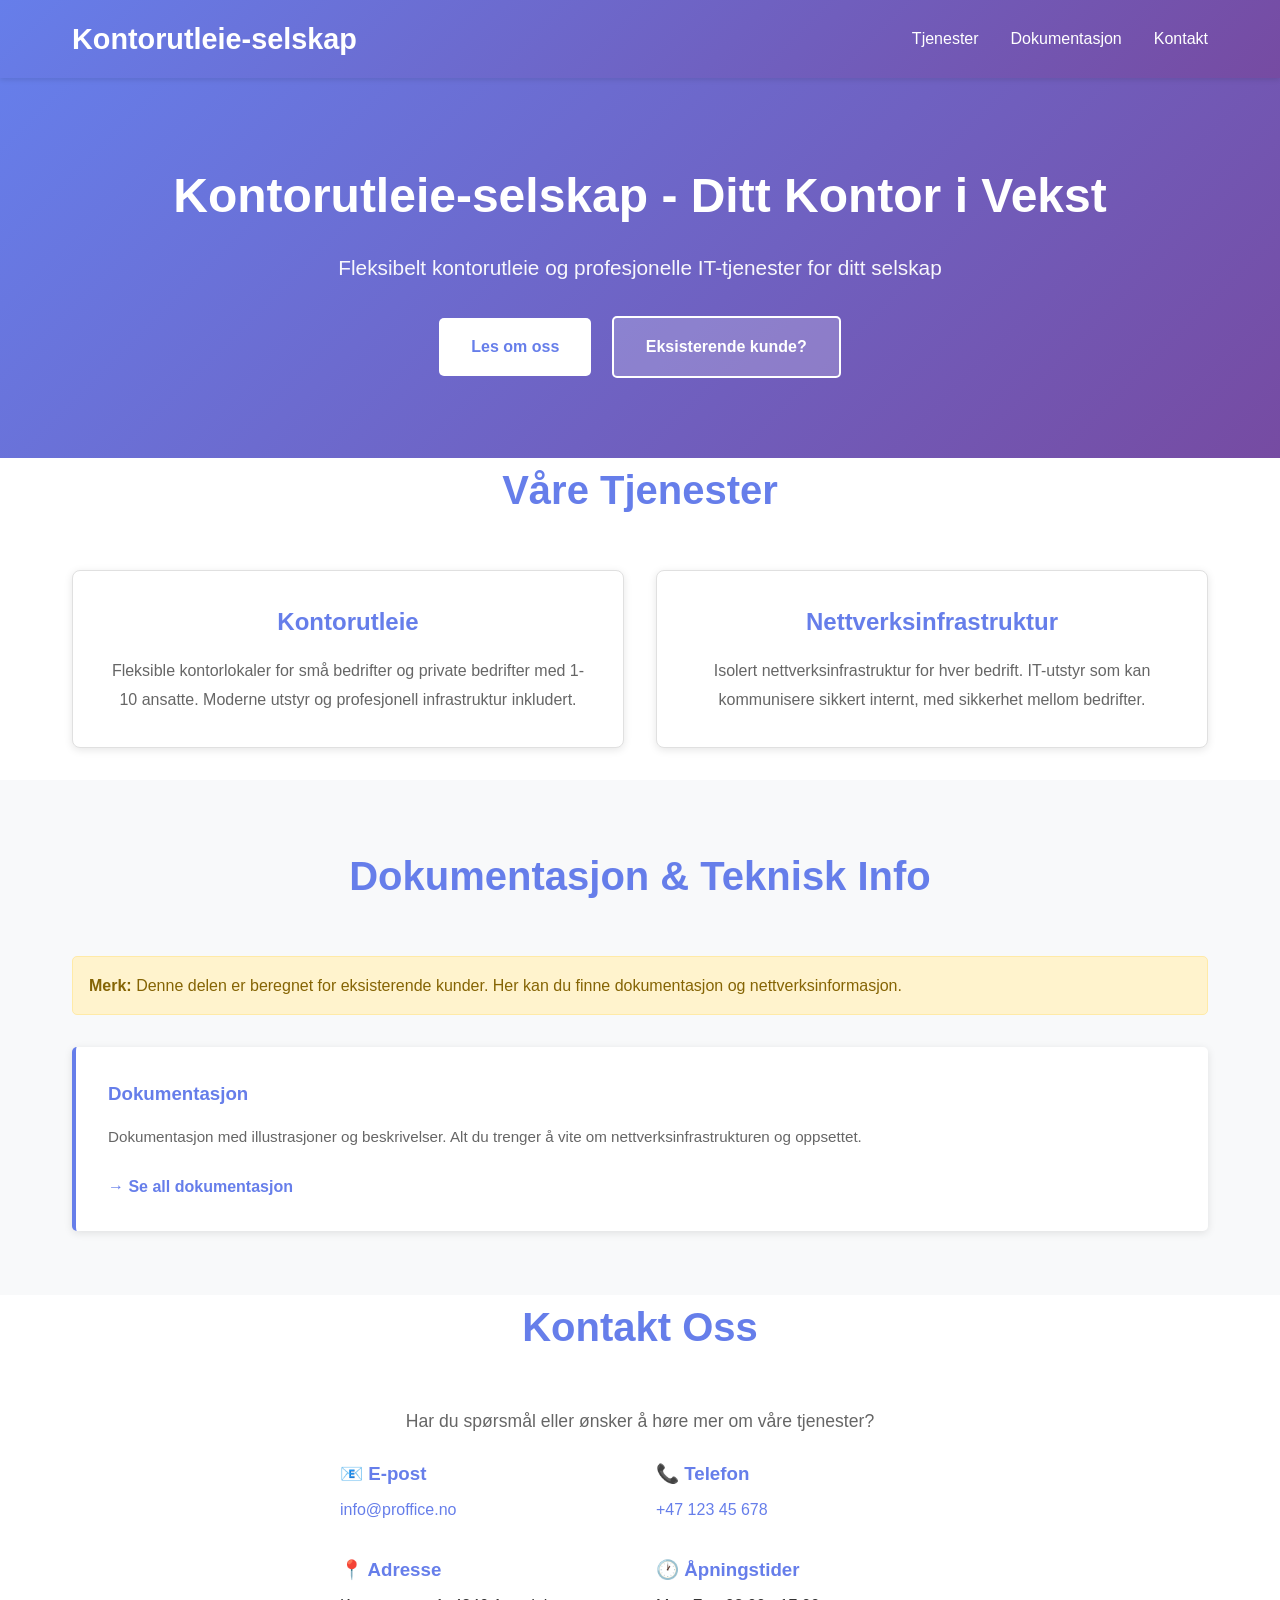
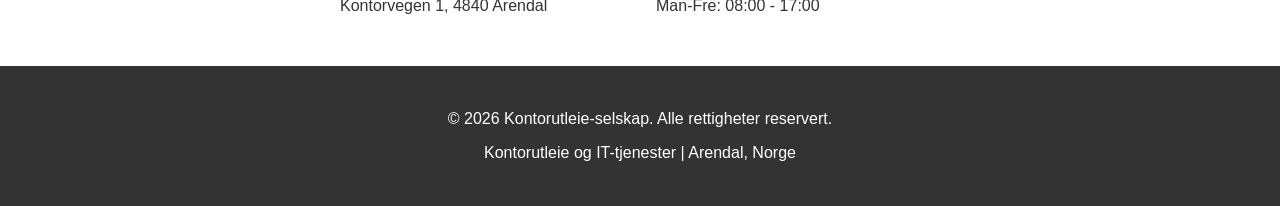
<file: index.html>
<!DOCTYPE html>
<html lang="no">
<head>
    <meta charset="UTF-8">
    <meta name="viewport" content="width=device-width, initial-scale=1.0">
    <title>Kontorutleie-selskap - Kontorutleie & IT-tjenester</title>
    <link rel="stylesheet" href="stil.css">
</head>
<body>
    <!-- Header -->
    <header>
        <nav>
            <div class="logo">Kontorutleie-selskap</div>
            <ul>
                <li><a href="#services">Tjenester</a></li>
                <li><a href="#documentation">Dokumentasjon</a></li>
                <li><a href="#contact">Kontakt</a></li>
            </ul>
        </nav>
    </header>

    <!-- Hero Section -->
    <section class="hero">
        <h1>Kontorutleie-selskap - Ditt Kontor i Vekst</h1>
        <p>Fleksibelt kontorutleie og profesjonelle IT-tjenester for ditt selskap</p>
        <a href="#services" class="cta-button">Les om oss</a>
        <a href="dokumentasjon.html" class="cta-button" style="background: rgba(255,255,255,0.2); color: white; border: 2px solid white;">Eksisterende kunde?</a>
    </section>

    <!-- Services Section -->
    <section id="services" class="container">
        <h2>Våre Tjenester</h2>
        <div class="services-grid">
            <div class="service-card">
                <h3>Kontorutleie</h3>
                <p>Fleksible kontorlokaler for små bedrifter og private bedrifter med 1-10 ansatte. Moderne utstyr og profesjonell infrastruktur inkludert.</p>
            </div>

            <div class="service-card">
                <h3>Nettverksinfrastruktur</h3>
                <p>Isolert nettverksinfrastruktur for hver bedrift. IT-utstyr som kan kommunisere sikkert internt, med sikkerhet mellom bedrifter.</p>
            </div>
        </div>
    </section>

    <!-- Documentation Section -->
    <section id="documentation" class="documentation-section">
        <div class="container">
            <h2>Dokumentasjon & Teknisk Info</h2>
            
            <div class="access-warning">
                <strong>Merk:</strong> Denne delen er beregnet for eksisterende kunder. Her kan du finne dokumentasjon og nettverksinformasjon.
            </div>

            <div class="doc-grid">
                <div class="doc-card">
                    <h3>Dokumentasjon</h3>
                    <p>Dokumentasjon med illustrasjoner og beskrivelser. Alt du trenger å vite om nettverksinfrastrukturen og oppsettet.</p>
                    <a href="dokumentasjon.html" class="doc-link">→ Se all dokumentasjon</a>
                </div>
            </div>
        </div>
    </section>

    <!-- Contact Section -->
    <section id="contact" class="container">
        <h2>Kontakt Oss</h2>
        <div style="text-align: center; max-width: 600px; margin: 0 auto;">
            <p style="font-size: 1.1rem; margin-bottom: 1.5rem; color: #666;">
                Har du spørsmål eller ønsker å høre mer om våre tjenester?
            </p>
            <div style="display: grid; grid-template-columns: 1fr 1fr; gap: 2rem; text-align: left;">
                <div>
                    <h3 style="color: #667eea; margin-bottom: 0.5rem;">📧 E-post</h3>
                    <p><a href="mailto:info@proffice.no" style="color: #667eea; text-decoration: none;">info@proffice.no</a></p>
                </div>
                <div>
                    <h3 style="color: #667eea; margin-bottom: 0.5rem;">📞 Telefon</h3>
                    <p><a href="tel:+4712345678" style="color: #667eea; text-decoration: none;">+47 123 45 678</a></p>
                </div>
                <div>
                    <h3 style="color: #667eea; margin-bottom: 0.5rem;">📍 Adresse</h3>
                    <p>Kontorvegen 1, 4840 Arendal</p>
                </div>
                <div>
                    <h3 style="color: #667eea; margin-bottom: 0.5rem;">🕐 Åpningstider</h3>
                    <p>Man-Fre: 08:00 - 17:00</p>
                </div>
            </div>
        </div>
    </section>

    <!-- Footer -->
    <footer>
        <p>&copy; 2026 Kontorutleie-selskap. Alle rettigheter reservert.</p>
        <p>Kontorutleie og IT-tjenester | Arendal, Norge</p>
    </footer>
</body>
</html>
</file>
<file: stil.css>
* {
    margin: 0;
    padding: 0;
    box-sizing: border-box;
}

body {
    font-family: 'Segoe UI', Tahoma, Geneva, Verdana, sans-serif;
    line-height: 1.6;
    color: #333;
}

header {
    background: linear-gradient(135deg, #667eea 0%, #764ba2 100%);
    color: white;
    padding: 1rem 0;
    position: sticky;
    top: 0;
    box-shadow: 0 2px 5px rgba(0,0,0,0.1);
    z-index: 100;
}

nav {
    max-width: 1200px;
    margin: 0 auto;
    padding: 0 2rem;
    display: flex;
    justify-content: space-between;
    align-items: center;
}

.logo {
    font-size: 1.8rem;
    font-weight: bold;
}

nav ul {
    list-style: none;
    display: flex;
    gap: 2rem;
}

nav a {
    color: white;
    text-decoration: none;
    transition: opacity 0.3s;
}

nav a:hover {
    opacity: 0.8;
}

.hero {
    background: linear-gradient(135deg, #667eea 0%, #764ba2 100%);
    color: white;
    text-align: center;
    padding: 5rem 2rem;
}

.hero h1 {
    font-size: 3rem;
    margin-bottom: 1rem;
}

.hero p {
    font-size: 1.3rem;
    margin-bottom: 2rem;
    opacity: 0.95;
}

.cta-button {
    display: inline-block;
    background: white;
    color: #667eea;
    padding: 1rem 2rem;
    border-radius: 5px;
    text-decoration: none;
    font-weight: bold;
    transition: transform 0.3s, box-shadow 0.3s;
    margin: 0 0.5rem;
}

.cta-button:hover {
    transform: translateY(-2px);
    box-shadow: 0 5px 15px rgba(0,0,0,0.2);
}

.container {
    max-width: 1200px;
    margin: 0 auto;
    padding: 0 2rem;
}

section {
    padding: 4rem 0;
}

section h2 {
    font-size: 2.5rem;
    margin-bottom: 3rem;
    text-align: center;
    color: #667eea;
}

.services-grid {
    display: grid;
    grid-template-columns: repeat(auto-fit, minmax(280px, 1fr));
    gap: 2rem;
    margin-bottom: 2rem;
}

.service-card {
    background: white;
    border: 1px solid #e0e0e0;
    border-radius: 8px;
    padding: 2rem;
    text-align: center;
    transition: transform 0.3s, box-shadow 0.3s;
    box-shadow: 0 2px 8px rgba(0,0,0,0.1);
}

.service-card:hover {
    transform: translateY(-5px);
    box-shadow: 0 8px 20px rgba(0,0,0,0.15);
}

.service-card h3 {
    color: #667eea;
    margin-bottom: 1rem;
    font-size: 1.5rem;
}

.service-card p {
    color: #666;
    line-height: 1.8;
}

.documentation-section {
    background: #f8f9fa;
}

.doc-grid {
    display: grid;
    grid-template-columns: repeat(auto-fit, minmax(250px, 1fr));
    gap: 2rem;
}

.doc-card {
    background: white;
    border-left: 4px solid #667eea;
    border-radius: 5px;
    padding: 2rem;
    box-shadow: 0 2px 8px rgba(0,0,0,0.1);
    transition: transform 0.3s;
}

.doc-card:hover {
    transform: translateX(5px);
}

.doc-card h3 {
    color: #667eea;
    margin-bottom: 1rem;
}

.doc-card p {
    color: #666;
    margin-bottom: 1.5rem;
    font-size: 0.95rem;
}

.doc-link {
    display: inline-block;
    color: #667eea;
    text-decoration: none;
    font-weight: bold;
    transition: color 0.3s;
}

.doc-link:hover {
    color: #764ba2;
    text-decoration: underline;
}

.access-warning {
    background: #fff3cd;
    border: 1px solid #ffeaa7;
    border-radius: 5px;
    padding: 1rem;
    margin-bottom: 2rem;
    color: #856404;
}

footer {
    background: #333;
    color: white;
    text-align: center;
    padding: 2rem;
    margin-top: 3rem;
}

footer p {
    margin: 0.5rem 0;
}

/* Dokumentasjonssider */
.doc-item {
    margin-bottom: 4rem;
    padding: 2rem;
    background: #f8f9fa;
    border-radius: 8px;
    border-left: 4px solid #667eea;
}

.doc-item-content {
    display: grid;
    grid-template-columns: 1fr 1fr;
    gap: 2rem;
    align-items: center;
}

.doc-item-image {
    text-align: center;
}

.doc-item-image img {
    max-width: 100%;
    height: auto;
    border-radius: 8px;
    box-shadow: 0 4px 12px rgba(0,0,0,0.1);
}

.doc-item-description h3 {
    color: #667eea;
    margin-bottom: 1rem;
    font-size: 1.5rem;
}

.doc-item-description p {
    color: #666;
    line-height: 1.8;
    margin-bottom: 1rem;
}

.doc-meta {
    font-size: 0.9rem;
    color: #999;
    margin-top: 1rem;
}

.tech-table {
    width: 100%;
    border-collapse: collapse;
    margin-top: 1rem;
    font-size: 0.9rem;
}

.tech-table th, .tech-table td {
    border: 1px solid #ddd;
    padding: 8px;
    text-align: left;
}

.tech-table th {
    background-color: #667eea;
    color: white;
}

/* Alternating layout */
.doc-item:nth-child(even) .doc-item-content {
    direction: rtl;
}

.doc-item:nth-child(even) .doc-item-content > * {
    direction: ltr;
}

@media (max-width: 768px) {
    .doc-item-content {
        grid-template-columns: 1fr;
    }

    .doc-item:nth-child(even) .doc-item-content {
        direction: ltr;
    }
}

.breadcrumb {
    margin-bottom: 2rem;
    padding: 1rem 0;
}

.breadcrumb a {
    color: #667eea;
    text-decoration: none;
}

.breadcrumb a:hover {
    text-decoration: underline;
}

@media (max-width: 768px) {
    nav ul {
        flex-direction: column;
        gap: 1rem;
    }

    .hero h1 {
        font-size: 2rem;
    }

    .hero p {
        font-size: 1rem;
    }

    section h2 {
        font-size: 2rem;
    }
}
</file>
